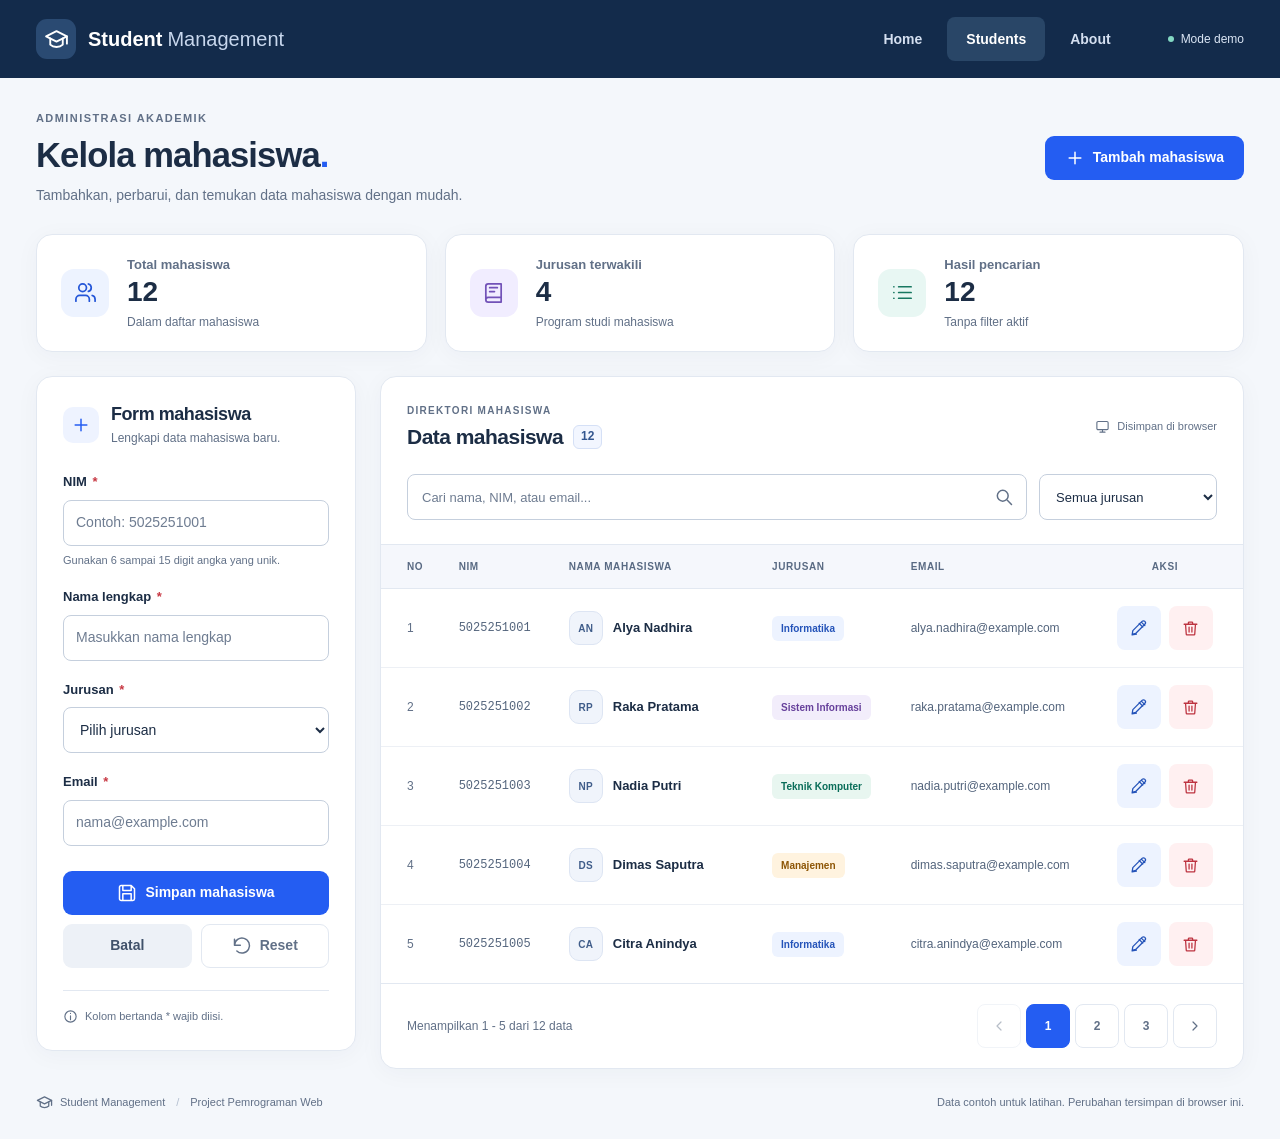
<file: index.html>
<!doctype html>
<html lang="id">
<head>
  <meta charset="utf-8">
  <meta name="viewport" content="width=device-width, initial-scale=1">
  <meta name="theme-color" content="#132b4b">
  <meta name="description" content="Project Student Management dengan HTML, CSS, dan JavaScript. Kelola data mahasiswa melalui form, pencarian, filter, dan pagination.">
  <title>Student Management | PWEB</title>
  <link rel="icon" href="assets/favicon.svg" type="image/svg+xml">
  <link rel="stylesheet" href="style.css">
  <script src="app.js" defer></script>
</head>
<body>
  <a class="skip-link" href="#main-content">Lewati ke konten utama</a>

  <svg class="icon-sprite" xmlns="http://www.w3.org/2000/svg" aria-hidden="true">
    <symbol id="icon-cap" viewBox="0 0 24 24"><path d="m2 9 10-5 10 5-10 5-10-5Z"/><path d="M6 11v6c3 3 9 3 12 0v-6M22 9v7"/></symbol>
    <symbol id="icon-users" viewBox="0 0 24 24"><path d="M16 21v-2a4 4 0 0 0-4-4H6a4 4 0 0 0-4 4v2M22 21v-2a4 4 0 0 0-3-3.87M15 3.13a4 4 0 0 1 0 7.75"/><circle cx="9" cy="7" r="4"/></symbol>
    <symbol id="icon-book" viewBox="0 0 24 24"><path d="M4 19.5A2.5 2.5 0 0 1 6.5 17H20M6.5 3H20v19H6.5A2.5 2.5 0 0 1 4 19.5v-14A2.5 2.5 0 0 1 6.5 3ZM8 7h8M8 11h5"/></symbol>
    <symbol id="icon-list" viewBox="0 0 24 24"><path d="M8 6h13M8 12h13M8 18h13M3 6h.01M3 12h.01M3 18h.01"/></symbol>
    <symbol id="icon-plus" viewBox="0 0 24 24"><path d="M12 5v14M5 12h14"/></symbol>
    <symbol id="icon-search" viewBox="0 0 24 24"><circle cx="10.5" cy="10.5" r="6.5"/><path d="m16 16 5 5"/></symbol>
    <symbol id="icon-save" viewBox="0 0 24 24"><path d="M19 21H5a2 2 0 0 1-2-2V5a2 2 0 0 1 2-2h12l4 4v12a2 2 0 0 1-2 2ZM7 3v6h10V3M7 21v-8h10v8"/></symbol>
    <symbol id="icon-reset" viewBox="0 0 24 24"><path d="M3 11a9 9 0 1 1 2.8 7M3 4v7h7"/></symbol>
    <symbol id="icon-edit" viewBox="0 0 24 24"><path d="m16 3 5 5M4 20l4-1 13-13a2.8 2.8 0 0 0-4-4L4 15l-1 6 6-1M13 5l5 5"/></symbol>
    <symbol id="icon-trash" viewBox="0 0 24 24"><path d="M3 6h18M9 6V4a1 1 0 0 1 1-1h4a1 1 0 0 1 1 1v2M5 6l1 14a1 1 0 0 0 1 1h10a1 1 0 0 0 1-1l1-14M10 10v7M14 10v7"/></symbol>
    <symbol id="icon-left" viewBox="0 0 24 24"><path d="m15 18-6-6 6-6"/></symbol>
    <symbol id="icon-right" viewBox="0 0 24 24"><path d="m9 18 6-6-6-6"/></symbol>
    <symbol id="icon-close" viewBox="0 0 24 24"><path d="m6 6 12 12M6 18 18 6"/></symbol>
    <symbol id="icon-check" viewBox="0 0 24 24"><path d="m5 12 4 4L19 6"/></symbol>
    <symbol id="icon-device" viewBox="0 0 24 24"><rect x="3" y="4" width="18" height="13" rx="2"/><path d="M8 21h8M12 17v4"/></symbol>
    <symbol id="icon-info" viewBox="0 0 24 24"><circle cx="12" cy="12" r="9"/><path d="M12 11v6M12 7h.01"/></symbol>
  </svg>

  <header class="site-header">
    <div class="shell header-inner">
      <a class="brand" href="#overview" aria-label="Student Management, kembali ke ringkasan">
        <span class="brand-mark"><svg class="icon" aria-hidden="true"><use href="#icon-cap"/></svg></span>
        <span>Student<span class="brand-light">Management</span></span>
      </a>
      <nav class="main-nav" aria-label="Navigasi utama">
        <a href="#overview" data-nav="overview">Home</a>
        <a href="#students" class="active" data-nav="students" aria-current="location">Students</a>
        <button type="button" id="about-button">About</button>
      </nav>
      <span class="demo-badge"><span aria-hidden="true"></span>Mode demo</span>
    </div>
  </header>

  <main id="main-content" class="shell main-content" tabindex="-1">
    <section id="overview" class="overview" aria-labelledby="page-title">
      <div class="page-heading">
        <div>
          <p class="eyebrow">Administrasi akademik</p>
          <h1 id="page-title">Kelola mahasiswa<span class="title-dot">.</span></h1>
          <p class="page-description">Tambahkan, perbarui, dan temukan data mahasiswa dengan mudah.</p>
        </div>
        <button type="button" class="button button-primary add-student" id="add-student-button">
          <svg class="icon" aria-hidden="true"><use href="#icon-plus"/></svg>
          Tambah mahasiswa
        </button>
      </div>

      <div class="stats-grid" aria-label="Ringkasan data mahasiswa">
        <article class="stat-card">
          <span class="stat-icon stat-blue"><svg class="icon" aria-hidden="true"><use href="#icon-users"/></svg></span>
          <div><p>Total mahasiswa</p><strong id="total-students">0</strong><span>Dalam daftar mahasiswa</span></div>
        </article>
        <article class="stat-card">
          <span class="stat-icon stat-violet"><svg class="icon" aria-hidden="true"><use href="#icon-book"/></svg></span>
          <div><p>Jurusan terwakili</p><strong id="total-programs">0</strong><span>Program studi mahasiswa</span></div>
        </article>
        <article class="stat-card">
          <span class="stat-icon stat-teal"><svg class="icon" aria-hidden="true"><use href="#icon-list"/></svg></span>
          <div><p>Hasil pencarian</p><strong id="total-results">0</strong><span id="results-description">Seluruh data ditampilkan</span></div>
        </article>
      </div>
    </section>

    <p class="storage-warning" id="storage-warning" role="status" hidden></p>
    <noscript><p class="storage-warning">Aktifkan JavaScript untuk menampilkan dan mengelola data mahasiswa.</p></noscript>

    <div class="workspace">
      <section class="card form-card" id="student-form-panel" aria-labelledby="form-title">
        <div class="card-heading">
          <span class="section-marker"><svg class="icon" aria-hidden="true"><use href="#icon-plus"/></svg></span>
          <div><h2 id="form-title">Form mahasiswa</h2><p id="form-description">Lengkapi data mahasiswa baru.</p></div>
        </div>
        <span class="edit-badge" id="edit-badge" hidden>Mode edit</span>
        <form id="student-form">
          <div class="field">
            <label for="nim">NIM <span aria-hidden="true">*</span></label>
            <input id="nim" name="nim" type="text" inputmode="numeric" pattern="[0-9]{6,15}" minlength="6" maxlength="15" placeholder="Contoh: 5025251001" aria-describedby="nim-help" required>
            <small id="nim-help">Gunakan 6 sampai 15 digit angka yang unik.</small>
          </div>
          <div class="field">
            <label for="name">Nama lengkap <span aria-hidden="true">*</span></label>
            <input id="name" name="name" type="text" minlength="2" maxlength="80" autocomplete="name" placeholder="Masukkan nama lengkap" required>
          </div>
          <div class="field">
            <label for="department">Jurusan <span aria-hidden="true">*</span></label>
            <select id="department" name="department" required>
              <option value="">Pilih jurusan</option>
              <option>Informatika</option>
              <option>Sistem Informasi</option>
              <option>Teknik Komputer</option>
              <option>Manajemen</option>
            </select>
          </div>
          <div class="field">
            <label for="email">Email <span aria-hidden="true">*</span></label>
            <input id="email" name="email" type="email" maxlength="254" autocomplete="email" placeholder="nama@example.com" required>
          </div>
          <div class="form-actions">
            <button class="button button-primary save-button" type="submit">
              <svg class="icon" aria-hidden="true"><use href="#icon-save"/></svg><span id="save-label">Simpan mahasiswa</span>
            </button>
            <button class="button button-secondary" id="cancel-button" type="button">Batal</button>
            <button class="button button-ghost" id="reset-button" type="button">
              <svg class="icon" aria-hidden="true"><use href="#icon-reset"/></svg>Reset
            </button>
          </div>
        </form>
        <p class="form-note"><svg class="icon" aria-hidden="true"><use href="#icon-info"/></svg><span>Kolom bertanda * wajib diisi.</span></p>
      </section>

      <section class="card data-card" id="students" aria-labelledby="data-title">
        <div class="data-heading">
          <div><p class="eyebrow">Direktori mahasiswa</p><h2 id="data-title">Data mahasiswa <span class="count-badge" id="student-count">0</span></h2></div>
          <span class="local-label"><svg class="icon" aria-hidden="true"><use href="#icon-device"/></svg>Disimpan di browser</span>
        </div>
        <div class="table-toolbar">
          <form class="search-box" id="search-form" role="search">
            <label class="sr-only" for="search">Cari mahasiswa berdasarkan nama, NIM, jurusan, atau email</label>
            <input id="search" type="search" placeholder="Cari nama, NIM, atau email..." autocomplete="off">
            <button type="submit" aria-label="Cari mahasiswa" title="Cari mahasiswa"><svg class="icon" aria-hidden="true"><use href="#icon-search"/></svg></button>
          </form>
          <div class="filter-box">
            <label class="sr-only" for="department-filter">Filter jurusan</label>
            <select id="department-filter">
              <option value="">Semua jurusan</option>
              <option>Informatika</option><option>Sistem Informasi</option><option>Teknik Komputer</option><option>Manajemen</option>
            </select>
          </div>
        </div>
        <p id="table-scroll-hint" class="scroll-hint">Geser tabel untuk melihat kolom lainnya.</p>
        <div class="table-scroll" tabindex="0" role="region" aria-label="Tabel data mahasiswa" aria-describedby="table-scroll-hint">
          <table>
            <caption class="sr-only">Daftar mahasiswa dengan NIM, nama, jurusan, email, dan aksi pengelolaan.</caption>
            <thead><tr><th scope="col">No</th><th scope="col">NIM</th><th scope="col">Nama mahasiswa</th><th scope="col">Jurusan</th><th scope="col">Email</th><th scope="col" class="action-column">Aksi</th></tr></thead>
            <tbody id="student-rows"></tbody>
          </table>
        </div>
        <div class="table-footer">
          <p id="pagination-info" class="pagination-info" aria-live="polite"></p>
          <nav class="pagination" id="pagination" aria-label="Halaman daftar mahasiswa"></nav>
        </div>
      </section>
    </div>

    <footer class="page-footer">
      <p><svg class="icon" aria-hidden="true"><use href="#icon-cap"/></svg>Student Management<span class="footer-divider">/</span>Project Pemrograman Web</p>
      <p>Data contoh untuk latihan. Perubahan tersimpan di browser ini.</p>
    </footer>
  </main>

  <dialog id="delete-dialog" class="modal" aria-labelledby="delete-title" aria-describedby="delete-description">
    <div class="modal-icon danger-icon"><svg class="icon" aria-hidden="true"><use href="#icon-trash"/></svg></div>
    <h2 id="delete-title">Hapus mahasiswa?</h2>
    <p id="delete-description"></p>
    <div class="modal-actions"><button type="button" class="button button-secondary" id="delete-cancel" autofocus>Batal</button><button type="button" class="button button-danger" id="delete-confirm">Hapus mahasiswa</button></div>
  </dialog>

  <dialog id="about-dialog" class="modal about-modal" aria-labelledby="about-title">
    <button class="icon-button modal-close" type="button" id="about-close" aria-label="Tutup informasi aplikasi"><svg class="icon" aria-hidden="true"><use href="#icon-close"/></svg></button>
    <div class="modal-icon"><svg class="icon" aria-hidden="true"><use href="#icon-cap"/></svg></div>
    <p class="eyebrow">Tentang project</p>
    <h2 id="about-title">Student Management</h2>
    <p>Project latihan HTML, CSS, dan JavaScript untuk mengelola daftar mahasiswa melalui form, tabel, pencarian, filter jurusan, dan pagination.</p>
    <p>Seluruh data awal bersifat fiktif. Perubahan tersimpan pada browser dan perangkat yang digunakan, sehingga tidak dibagikan ke pengguna lain.</p>
    <a class="button button-primary" href="https://github.com/Boyeep/PWEB-Student-Management" target="_blank" rel="noopener noreferrer">Lihat source code</a>
  </dialog>

  <div class="toast" id="toast" role="status" aria-live="polite" aria-atomic="true" hidden><svg class="icon" aria-hidden="true"><use href="#icon-check"/></svg><span id="toast-message"></span></div>
</body>
</html>
</file>
<file: style.css>
:root {
  --primary: #245df2;
  --primary-hover: #1749ce;
  --navy: #132b4b;
  --background: #f4f7fb;
  --surface: #ffffff;
  --text: #1c2d45;
  --muted: #617087;
  --border: #e2e8f1;
  --input-border: #c5cfdd;
  --danger: #c73742;
  --danger-hover: #a82b35;
  --radius: 16px;
  --shadow: 0 4px 24px rgb(23 43 77 / 4%);
}

* { box-sizing: border-box; }
html { scroll-behavior: smooth; scroll-padding-top: 24px; }
body {
  margin: 0;
  color: var(--text);
  background: var(--background);
  font-family: "Segoe UI", Arial, sans-serif;
  font-size: 16px;
  line-height: 1.5;
  -webkit-font-smoothing: antialiased;
}
button, input, select { font: inherit; }
button, select { cursor: pointer; }
button, a, input, select { -webkit-tap-highlight-color: transparent; }
button { touch-action: manipulation; }
a { color: var(--primary); }
button:disabled { opacity: .45; cursor: not-allowed; }
[hidden] { display: none !important; }
:focus-visible { outline: 3px solid var(--primary); outline-offset: 3px; }
h1, h2, p { margin: 0; }
h1, h2 { line-height: 1.25; letter-spacing: -.025em; }
h2 { font-size: 20px; font-weight: 700; }
.shell { width: min(1440px, calc(100% - 72px)); margin-inline: auto; }
.icon-sprite { position: absolute; width: 0; height: 0; overflow: hidden; }
.icon {
  width: 20px;
  height: 20px;
  flex: 0 0 auto;
  fill: none;
  stroke: currentColor;
  stroke-width: 1.8;
  stroke-linecap: round;
  stroke-linejoin: round;
}
.sr-only {
  position: absolute;
  width: 1px;
  height: 1px;
  padding: 0;
  margin: -1px;
  overflow: hidden;
  clip: rect(0, 0, 0, 0);
  white-space: nowrap;
  border: 0;
}
.skip-link {
  position: fixed;
  top: -90px;
  left: 20px;
  padding: 12px 20px;
  border-radius: 8px;
  z-index: 100;
  color: var(--navy);
  background: white;
  font-weight: 700;
  opacity: 0;
  pointer-events: none;
}
.skip-link:focus { top: 16px; opacity: 1; pointer-events: auto; }

/* Header and navigation */
.site-header { color: white; background: var(--navy); }
.header-inner { min-height: 78px; display: flex; align-items: center; gap: 38px; }
.brand { display: flex; align-items: center; gap: 12px; color: white; text-decoration: none; font-size: 20px; font-weight: 700; white-space: nowrap; }
.brand-light { margin-left: 5px; color: #c8d7ed; font-weight: 400; }
.brand-mark { width: 40px; height: 40px; display: grid; place-items: center; border-radius: 11px; background: #2a4a72; }
.brand-mark .icon { width: 25px; height: 25px; }
.main-nav { display: flex; align-items: center; gap: 6px; margin-left: auto; }
.main-nav a, .main-nav button {
  display: inline-flex;
  min-height: 44px;
  align-items: center;
  justify-content: center;
  padding: 10px 19px;
  border: 0;
  border-radius: 8px;
  color: #d4dff0;
  background: transparent;
  text-decoration: none;
  font-size: 14px;
  font-weight: 600;
  transition: background .18s, color .18s;
}
.main-nav .active { color: white; background: #294667; }
.main-nav a:hover, .main-nav button:hover { color: white; background: #294667; }
.main-nav :focus-visible, .brand:focus-visible { outline-color: #9dbaff; }
.demo-badge { display: inline-flex; align-items: center; gap: 7px; color: #dbe6f5; font-size: 12px; white-space: nowrap; }
.demo-badge > span { width: 6px; height: 6px; background: #83d8c3; border-radius: 50%; }

/* Page heading and summary */
.main-content { padding-top: 32px; padding-bottom: 20px; }
.overview { margin-bottom: 24px; }
.page-heading { display: flex; justify-content: space-between; align-items: center; gap: 24px; margin-bottom: 28px; }
.eyebrow { margin-bottom: 7px; color: var(--muted); font-size: 11px; font-weight: 700; text-transform: uppercase; letter-spacing: .13em; }
h1 { font-size: clamp(28px, 2.7vw, 38px); font-weight: 750; }
.title-dot { color: var(--primary); }
.page-description { margin-top: 8px; color: var(--muted); font-size: 14px; }
.button {
  min-height: 44px;
  display: inline-flex;
  align-items: center;
  justify-content: center;
  gap: 8px;
  border: 1px solid transparent;
  border-radius: 9px;
  padding: 10px 15px;
  font-size: 14px;
  font-weight: 650;
  text-decoration: none;
  transition: background .18s, color .18s, border-color .18s;
}
.button-primary { color: white; background: var(--primary); }
.button-primary:hover { background: var(--primary-hover); }
.button-secondary { color: #40516a; background: #edf1f7; }
.button-secondary:hover { background: #e1e8f2; }
.button-ghost { color: var(--muted); background: white; border-color: var(--border); }
.button-ghost:hover { color: var(--text); background: #f5f7fb; }
.button-danger { color: white; background: var(--danger); }
.button-danger:hover { background: var(--danger-hover); }
.add-student { padding-inline: 19px; white-space: nowrap; }
.stats-grid { display: grid; grid-template-columns: repeat(3, minmax(0, 1fr)); gap: 18px; }
.stat-card { display: flex; align-items: center; gap: 18px; padding: 20px 24px; border: 1px solid var(--border); border-radius: var(--radius); background: var(--surface); box-shadow: var(--shadow); }
.stat-card > div { min-width: 0; }
.stat-icon { width: 48px; height: 48px; flex: 0 0 auto; display: grid; place-items: center; border-radius: 13px; }
.stat-icon .icon { width: 23px; height: 23px; }
.stat-blue { background: #edf3ff; color: #2456d8; }
.stat-violet { background: #f1edff; color: #7252b8; }
.stat-teal { background: #e8f7f3; color: #187861; }
.stat-card p { color: var(--muted); font-size: 13px; font-weight: 600; }
.stat-card strong { display: block; margin-top: 1px; font-size: 28px; line-height: 1.2; font-weight: 750; font-variant-numeric: tabular-nums; }
.stat-card div > span { display: block; margin-top: 4px; color: var(--muted); font-size: 12px; }

/* Form and main workspace */
.workspace { display: grid; grid-template-columns: 320px minmax(0, 1fr); align-items: start; gap: 24px; }
.workspace > * { min-width: 0; }
.card { padding: 26px; background: var(--surface); border: 1px solid var(--border); border-radius: var(--radius); box-shadow: var(--shadow); }
.form-card { transition: border-color .18s; }
.form-card.is-editing { border-color: #9db6f8; }
.card-heading { display: flex; align-items: center; gap: 12px; margin-bottom: 25px; }
.section-marker { display: grid; place-items: center; width: 36px; height: 36px; flex: 0 0 auto; border-radius: 10px; color: var(--primary); background: #eef3ff; }
.card-heading h2 { font-size: 18px; }
.card-heading p { margin-top: 4px; color: var(--muted); font-size: 12px; }
.edit-badge { display: inline-block; margin: -6px 0 18px; padding: 4px 9px; color: #1749ce; background: #edf3ff; font-size: 12px; font-weight: 600; border-radius: 5px; }
.field { margin-bottom: 19px; }
.field label { display: block; margin-bottom: 8px; font-size: 13px; font-weight: 650; }
.field label > span { margin-left: 2px; color: var(--danger); }
.field input, .field select, .filter-box select {
  width: 100%;
  min-height: 46px;
  min-width: 0;
  border: 1px solid var(--input-border);
  border-radius: 8px;
  padding: 10px 12px;
  color: var(--text);
  background: white;
  font-size: 14px;
  transition: border-color .18s, box-shadow .18s;
}
.field input::placeholder, .search-box input::placeholder { color: #6e7c91; opacity: 1; }
.field input:focus, .field select:focus, .filter-box select:focus { border-color: var(--primary); outline: 0; box-shadow: 0 0 0 3px rgb(36 93 242 / 12%); }
.field input:user-invalid, .field select:user-invalid { border-color: var(--danger); }
.field small { display: block; margin-top: 6px; font-size: 11px; color: var(--muted); }
.form-actions { display: grid; grid-template-columns: 1fr 1fr; gap: 9px; margin-top: 25px; }
.save-button { grid-column: 1 / -1; }
.form-note { display: flex; gap: 7px; align-items: center; margin-top: 22px; padding-top: 17px; border-top: 1px solid var(--border); color: var(--muted); font-size: 11px; }
.form-note .icon { width: 15px; height: 15px; }
.storage-warning { margin: 0 0 20px; padding: 14px 18px; background: #fff3d6; border: 1px solid #ead6a0; border-radius: 10px; color: #70510c; font-size: 14px; }

/* Directory toolbar and table */
.data-card { padding: 26px 0 0; overflow: hidden; }
.data-heading { padding: 0 26px; display: flex; align-items: center; justify-content: space-between; gap: 16px; }
.data-heading .eyebrow { font-size: 10px; margin-bottom: 6px; }
.data-heading h2 { display: flex; align-items: center; gap: 10px; font-size: 21px; }
.count-badge { display: inline-grid; place-items: center; min-width: 28px; height: 24px; padding-inline: 7px; font-size: 12px; border: 1px solid #d5e0f6; border-radius: 6px; background: #f2f6ff; color: #33568f; letter-spacing: 0; }
.local-label { display: flex; gap: 7px; align-items: center; color: var(--muted); font-size: 11px; white-space: nowrap; }
.local-label .icon { width: 15px; height: 15px; }
.table-toolbar { display: flex; gap: 12px; margin: 24px 26px; }
.search-box { display: flex; align-items: center; flex: 1 1 auto; min-width: 0; border: 1px solid var(--input-border); border-radius: 8px; background: #fff; }
.search-box:focus-within { border-color: var(--primary); box-shadow: 0 0 0 3px rgb(36 93 242 / 12%); }
.search-box input { min-width: 0; width: 100%; height: 44px; border: 0; border-radius: 8px; padding: 10px 14px; background: transparent; color: var(--text); font-size: 13px; outline: 0; }
.search-box button { display: grid; place-items: center; min-width: 44px; height: 44px; border: 0; border-radius: 8px; background: transparent; color: var(--muted); }
.search-box button:hover { color: var(--primary); }
.filter-box { flex: 0 0 178px; }
.filter-box select { height: 46px; font-size: 13px; }
.scroll-hint { display: none; margin: -10px 26px 12px; color: var(--muted); font-size: 12px; }
.table-scroll { width: 100%; overflow-x: auto; scrollbar-width: thin; scrollbar-color: #aab8ce #f1f4f9; }
.table-scroll:focus-visible { outline-offset: -3px; }
table { width: 100%; min-width: 810px; border-collapse: collapse; text-align: left; }
th { padding: 14px 16px; background: #f5f7fc; border-top: 1px solid var(--border); border-bottom: 1px solid var(--border); color: #596a83; font-size: 10px; font-weight: 750; text-transform: uppercase; letter-spacing: .06em; white-space: nowrap; }
th:first-child, td:first-child { padding-left: 26px; }
th:last-child, td:last-child { padding-right: 26px; }
td { padding: 17px 16px; border-bottom: 1px solid #edf0f5; font-size: 13px; vertical-align: middle; }
tbody tr { transition: background .15s; }
tbody tr:hover { background: #f8faff; }
tbody tr.editing-row { background: #f0f5ff; }
tbody tr:last-child td { border-bottom: 0; }
.row-number { color: var(--muted); font-size: 12px; font-variant-numeric: tabular-nums; }
.nim-cell { color: #53647c; font-family: Consolas, "Courier New", monospace; font-size: 12px; }
.student-name { display: flex; align-items: center; gap: 10px; min-width: 160px; font-weight: 650; }
.student-name > span:last-child { max-width: 180px; }
.student-avatar { display: inline-grid; place-items: center; flex: 0 0 34px; width: 34px; height: 34px; border: 1px solid #dde5f3; border-radius: 10px; background: #f0f4fb; color: #405d8a; font-size: 10px; font-weight: 700; letter-spacing: .02em; }
.department-badge { display: inline-block; padding: 5px 9px; border-radius: 6px; font-size: 10px; font-weight: 650; white-space: nowrap; }
.department-informatika { color: #2453b9; background: #edf3ff; }
.department-sistem-informasi { color: #66409b; background: #f2edfb; }
.department-teknik-komputer { color: #096d59; background: #e8f6f0; }
.department-manajemen { color: #8d5505; background: #fff3df; }
.email-link { color: #53647c; font-size: 12px; text-decoration: none; overflow-wrap: anywhere; }
.email-link:hover { color: var(--primary); text-decoration: underline; }
.action-column { text-align: center; }
.row-actions { display: flex; align-items: center; justify-content: center; gap: 8px; }
.icon-button { width: 44px; height: 44px; display: inline-grid; place-items: center; border: 1px solid transparent; border-radius: 8px; color: var(--muted); background: transparent; transition: background .18s, color .18s; }
.icon-button .icon { width: 17px; height: 17px; }
.edit-button { color: #2453b9; background: #edf3ff; }
.edit-button:hover { background: #dfe9ff; }
.delete-button { color: #bd3340; background: #fff0f1; }
.delete-button:hover { background: #ffe0e4; }
.table-footer { min-height: 82px; padding: 20px 26px; display: flex; justify-content: space-between; align-items: center; gap: 16px; border-top: 1px solid var(--border); }
.pagination-info { color: var(--muted); font-size: 12px; }
.pagination-info strong { color: var(--text); font-weight: 650; }
.pagination { display: flex; flex-wrap: wrap; gap: 5px; align-items: center; }
.pagination button { display: grid; place-items: center; min-width: 44px; height: 44px; padding: 0 10px; border: 1px solid var(--border); border-radius: 8px; color: var(--muted); background: white; font-size: 12px; font-weight: 650; transition: background .18s, color .18s; }
.pagination button:hover:not(:disabled) { color: var(--primary); background: #edf3ff; }
.pagination button[aria-current="page"] { color: white; background: var(--primary); border-color: var(--primary); }
.pagination .icon { width: 16px; height: 16px; }
.pagination-ellipsis { padding-inline: 4px; color: var(--muted); }
.empty-cell { padding: 50px 24px !important; text-align: center; }
.empty-cell > .icon { width: 32px; height: 32px; color: #8393ac; margin-bottom: 12px; }
.empty-title { color: var(--text); font-size: 16px; font-weight: 650; }
.empty-description { margin-top: 6px; color: var(--muted); font-size: 13px; }
.empty-cell .button { margin-top: 18px; }

/* Footer, dialogs, and feedback */
.page-footer { display: flex; justify-content: space-between; align-items: center; gap: 20px; padding: 25px 0 8px; color: var(--muted); font-size: 11px; }
.page-footer p:first-child { display: flex; align-items: center; gap: 7px; }
.page-footer .icon { width: 17px; height: 17px; }
.footer-divider { color: #b3becf; padding-inline: 4px; }
.modal { width: min(450px, calc(100% - 36px)); max-height: calc(100dvh - 48px); padding: 30px; overflow-y: auto; border: 1px solid var(--border); border-radius: 20px; color: var(--text); box-shadow: 0 24px 100px rgb(11 29 56 / 20%); }
.modal::backdrop { background: rgb(15 30 53 / 48%); }
.modal[open] { animation: modal-enter .18s ease-out; }
.modal-icon { width: 52px; height: 52px; display: grid; place-items: center; margin-bottom: 22px; border-radius: 14px; color: var(--primary); background: #edf3ff; }
.modal-icon .icon { width: 25px; height: 25px; }
.danger-icon { color: var(--danger); background: #fff0f1; }
.modal h2 { font-size: 24px; }
.modal > p:not(.eyebrow) { margin-top: 13px; color: var(--muted); font-size: 14px; line-height: 1.7; overflow-wrap: anywhere; }
.modal-actions { display: flex; justify-content: flex-end; gap: 10px; margin-top: 28px; }
.modal-close { position: absolute; right: 12px; top: 12px; }
.modal-close:hover { background: #edf1f7; }
.about-modal > .button { margin-top: 23px; }
.toast { position: fixed; right: 24px; bottom: 24px; z-index: 50; max-width: min(450px, calc(100% - 32px)); display: flex; align-items: center; gap: 10px; padding: 16px 20px; border: 1px solid #bad8c8; border-radius: 12px; color: #1b573a; background: #f1fbf5; box-shadow: 0 8px 30px rgb(13 39 29 / 10%); font-size: 14px; }
.toast .icon { width: 18px; height: 18px; }
@keyframes modal-enter { from { opacity: 0; transform: translateY(8px); } to { opacity: 1; transform: translateY(0); } }

/* Responsive layout */
@media (max-width: 1200px) {
  .shell { width: calc(100% - 48px); }
  .workspace { grid-template-columns: 295px minmax(0, 1fr); gap: 18px; }
  .card { padding: 22px; }
  .data-card { padding: 22px 0 0; }
  .data-heading { padding-inline: 22px; }
  .table-toolbar { margin-inline: 22px; }
  .local-label { display: none; }
  .scroll-hint { display: block; }
}
@media (max-width: 980px) {
  .header-inner { gap: 20px; }
  .demo-badge { display: none; }
  .workspace { grid-template-columns: minmax(0, 1fr); gap: 22px; }
  .form-card form { display: grid; grid-template-columns: repeat(2, minmax(0, 1fr)); column-gap: 24px; }
  .form-actions { grid-column: 1 / -1; grid-template-columns: auto auto auto; justify-content: start; margin-top: 3px; }
  .save-button { grid-column: auto; }
  .field { margin-bottom: 20px; }
  .form-note { margin-top: 18px; }
  .stat-card { padding: 18px; gap: 14px; }
  .stat-icon { width: 40px; height: 40px; }
  .stat-card div > span { display: none; }
  .page-footer { flex-direction: column; align-items: flex-start; gap: 8px; }
}
@media (max-width: 640px) {
  .shell { width: calc(100% - 32px); }
  .header-inner { flex-wrap: wrap; justify-content: center; gap: 14px; padding-block: 18px 12px; }
  .brand { font-size: 19px; gap: 10px; }
  .brand-mark { width: 34px; height: 34px; border-radius: 9px; }
  .brand-mark .icon { width: 22px; height: 22px; }
  .main-nav { margin: 0; width: 100%; justify-content: center; gap: 10px; }
  .main-nav a, .main-nav button { flex: 1 1 0; max-width: 120px; }
  .main-content { padding-top: 25px; }
  .page-heading { flex-direction: column; align-items: stretch; gap: 20px; margin-bottom: 20px; }
  .page-description { max-width: 330px; }
  .add-student { align-self: flex-start; }
  .stats-grid { gap: 10px; }
  .stat-card { padding: 14px 12px; min-height: 108px; align-items: start; }
  .stat-icon { display: none; }
  .stat-card p { font-size: 12px; min-height: 36px; }
  .stat-card strong { font-size: 26px; margin-top: 4px; }
  .workspace { gap: 20px; }
  .card { padding: 22px; }
  .form-card form { display: block; }
  .form-actions { display: grid; grid-template-columns: 1fr 1fr; margin-top: 24px; }
  .save-button { grid-column: 1 / -1; }
  .field input, .field select, .filter-box select, .search-box input { font-size: 16px; }
  .data-card { padding: 24px 0 0; }
  .data-heading { padding-inline: 22px; }
  .data-heading h2 { font-size: 20px; }
  .table-toolbar { flex-direction: column; margin: 22px; gap: 10px; }
  .filter-box { flex-basis: auto; }
  .scroll-hint { margin-left: 22px; }
  .table-footer { flex-direction: column; align-items: flex-start; padding: 20px 22px; gap: 14px; }
  .pagination { width: 100%; }
  .page-footer { font-size: 11px; }
  .page-footer p:first-child { flex-wrap: wrap; }
  .toast { right: 16px; bottom: 16px; }
  .modal { padding: 25px; }
  .modal-actions { flex-wrap: wrap; }
}
@media (prefers-reduced-motion: reduce) {
  html { scroll-behavior: auto; }
  *, *::before, *::after { animation: none !important; transition: none !important; }
}
</file>
